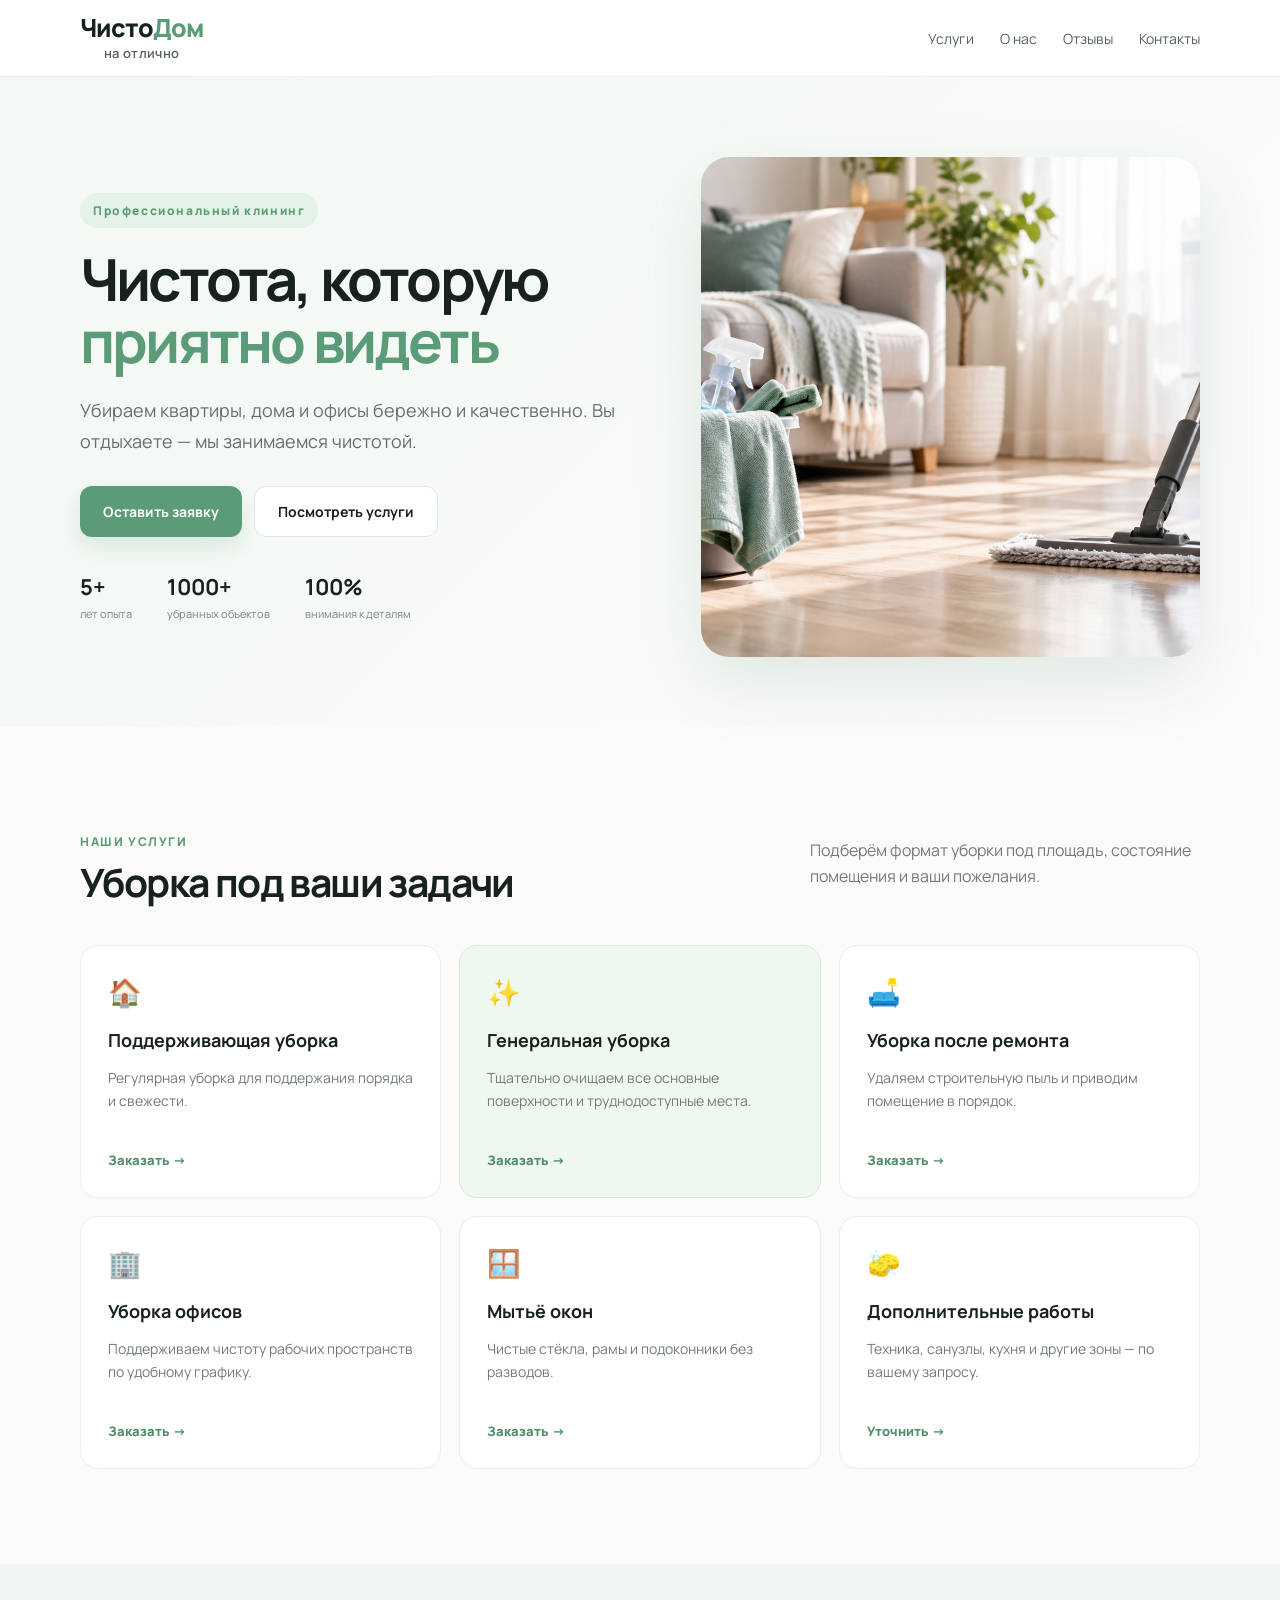
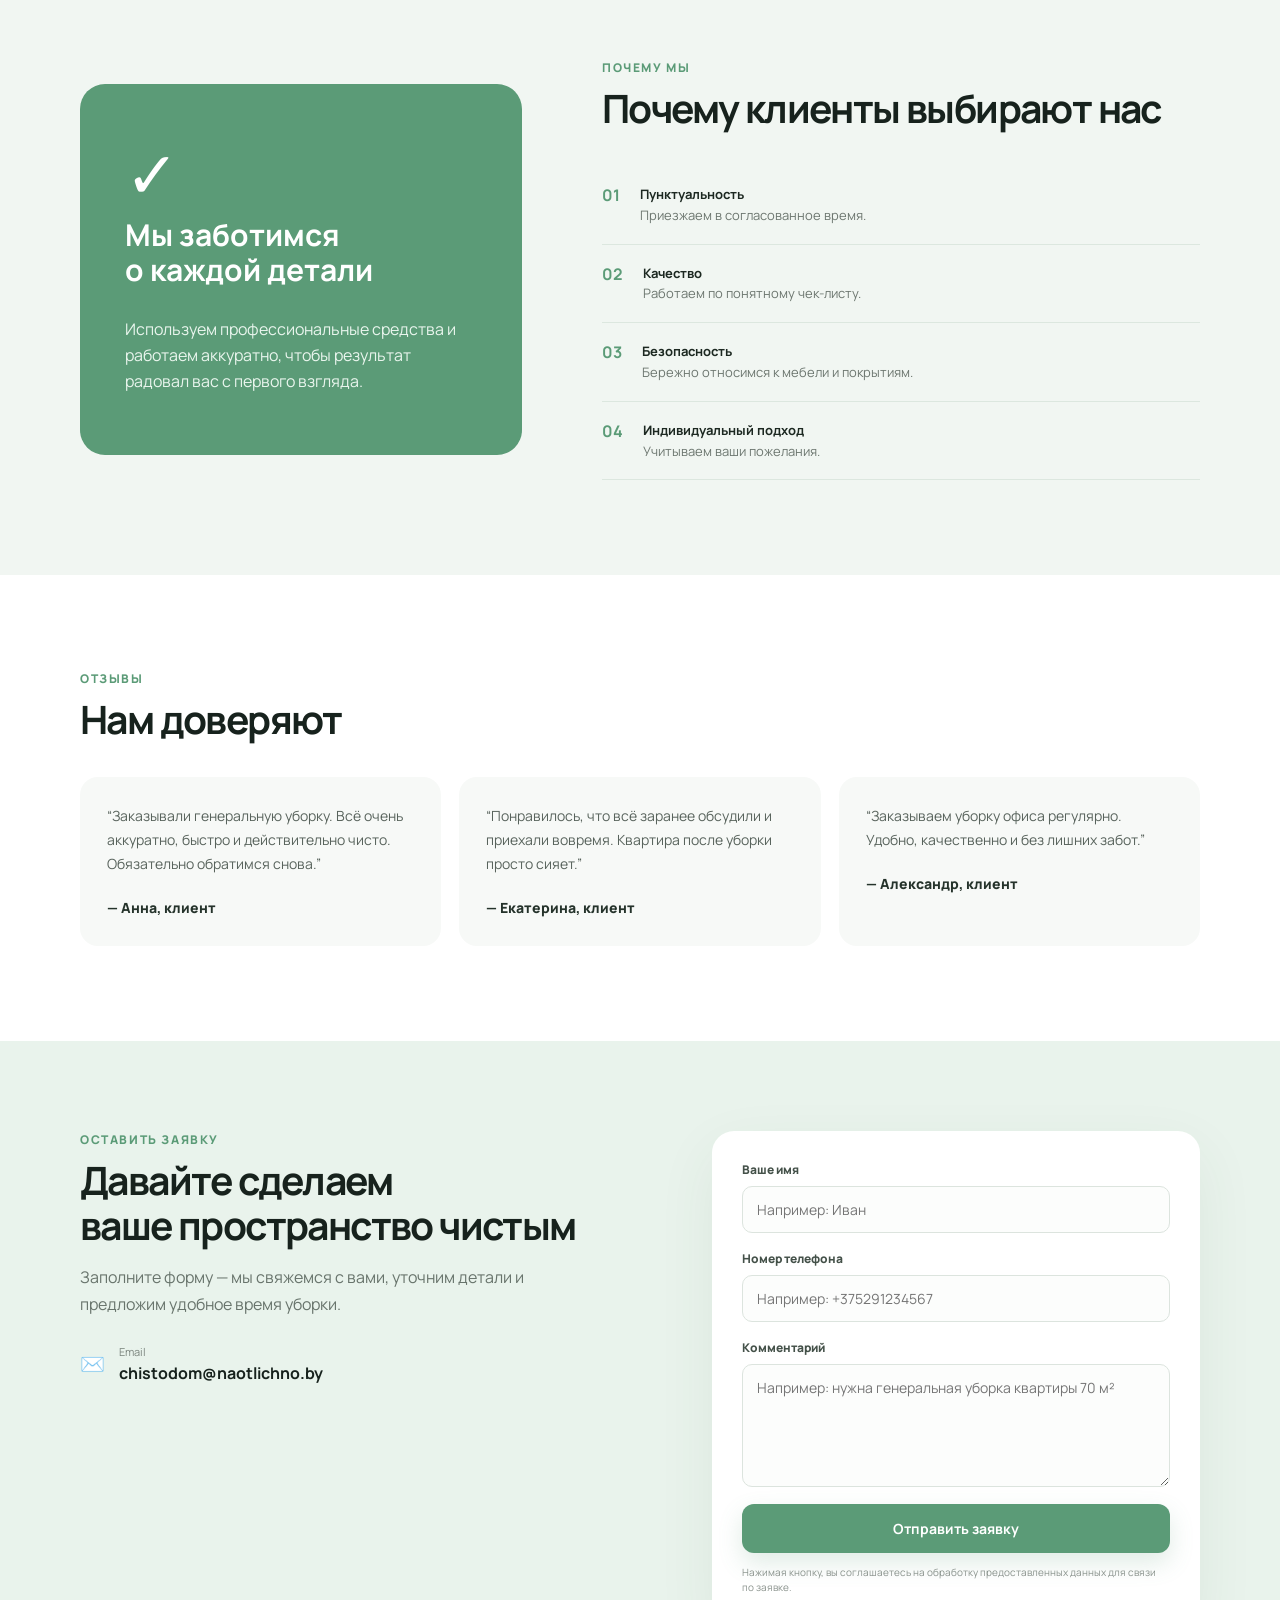
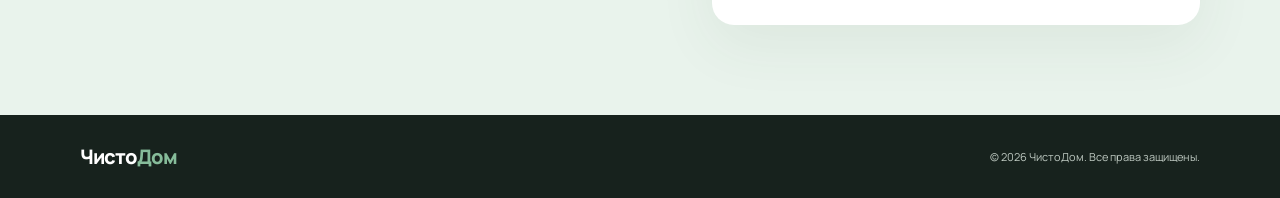
<file: index.html>
<!doctype html>
<html lang="ru">
<head>
  <meta charset="utf-8">
  <meta name="viewport" content="width=device-width, initial-scale=1">
  <title>ЧистоДом — профессиональный клининг</title>
  <meta name="description" content="Профессиональный клининг квартир, домов и офисов. Оставьте заявку — мы свяжемся с вами.">
  <link rel="preconnect" href="https://fonts.googleapis.com">
  <link rel="preconnect" href="https://fonts.gstatic.com" crossorigin>
  <link href="https://fonts.googleapis.com/css2?family=Manrope:wght@400;500;600;700;800&display=swap" rel="stylesheet">
  <link rel="stylesheet" href="styles.css?v=20261125-logo-center">
</head>
<body>
<header class="header">
  <div class="container nav">
    <a class="logo" href="#">Чисто<span>Дом</span><small class="logo-tagline">на отлично</small></a>
    <nav>
      <a href="#services">Услуги</a>
      <a href="#about">О нас</a>
      <a href="#reviews">Отзывы</a>
      <a href="#contact">Контакты</a>
    </nav>
  </div>
</header>

<main>
<section class="hero">
  <div class="container hero-grid">
    <div class="hero-copy">
      <div class="badge">Профессиональный клининг</div>
      <h1>Чистота, которую<br><span>приятно видеть</span></h1>
      <p>Убираем квартиры, дома и офисы бережно и качественно. Вы отдыхаете — мы занимаемся чистотой.</p>
      <div class="hero-actions">
        <a class="btn btn-primary" href="#contact">Оставить заявку</a>
        <a class="btn btn-light" href="#services">Посмотреть услуги</a>
      </div>
      <div class="stats">
        <div><b>5+</b><span>лет опыта</span></div>
        <div><b>1000+</b><span>убранных объектов</span></div>
        <div><b>100%</b><span>внимания к деталям</span></div>
      </div>
    </div>
    <div class="hero-card">
      <div class="clean-photo">
    
      </div>
    </div>
  </div>
</section>

<section id="services" class="section">
  <div class="container">
    <div class="section-head">
      <div><div class="eyebrow">НАШИ УСЛУГИ</div><h2>Уборка под ваши задачи</h2></div>
      <p>Подберём формат уборки под площадь, состояние помещения и ваши пожелания.</p>
    </div>
    <div class="cards">
      <article class="service-card"><div class="icon">🏠</div><h3>Поддерживающая уборка</h3><p>Регулярная уборка для поддержания порядка и свежести.</p><a href="#contact">Заказать →</a></article>
      <article class="service-card featured"><div class="icon">✨</div><h3>Генеральная уборка</h3><p>Тщательно очищаем все основные поверхности и труднодоступные места.</p><a href="#contact">Заказать →</a></article>
      <article class="service-card"><div class="icon">🛋️</div><h3>Уборка после ремонта</h3><p>Удаляем строительную пыль и приводим помещение в порядок.</p><a href="#contact">Заказать →</a></article>
      <article class="service-card"><div class="icon">🏢</div><h3>Уборка офисов</h3><p>Поддерживаем чистоту рабочих пространств по удобному графику.</p><a href="#contact">Заказать →</a></article>
      <article class="service-card"><div class="icon">🪟</div><h3>Мытьё окон</h3><p>Чистые стёкла, рамы и подоконники без разводов.</p><a href="#contact">Заказать →</a></article>
      <article class="service-card"><div class="icon">🧽</div><h3>Дополнительные работы</h3><p>Техника, санузлы, кухня и другие зоны — по вашему запросу.</p><a href="#contact">Уточнить →</a></article>
    </div>
  </div>
</section>

<section id="about" class="section about">
  <div class="container about-grid">
    <div class="about-box"><div class="big-check">✓</div><h3>Мы заботимся<br>о каждой детали</h3><p>Используем профессиональные средства и работаем аккуратно, чтобы результат радовал вас с первого взгляда.</p></div>
    <div>
      <div class="eyebrow">ПОЧЕМУ МЫ</div>
      <h2>Почему клиенты выбирают нас</h2>
      <div class="reasons">
        <div><b>01</b><span><strong>Пунктуальность</strong><br>Приезжаем в согласованное время.</span></div>
        <div><b>02</b><span><strong>Качество</strong><br>Работаем по понятному чек-листу.</span></div>
        <div><b>03</b><span><strong>Безопасность</strong><br>Бережно относимся к мебели и покрытиям.</span></div>
        <div><b>04</b><span><strong>Индивидуальный подход</strong><br>Учитываем ваши пожелания.</span></div>
      </div>
    </div>
  </div>
</section>

<section id="reviews" class="section reviews">
  <div class="container">
    <div class="eyebrow">ОТЗЫВЫ</div><h2>Нам доверяют</h2>
    <div class="review-grid">
      <blockquote>“Заказывали генеральную уборку. Всё очень аккуратно, быстро и действительно чисто. Обязательно обратимся снова.”<footer>— Анна, клиент</footer></blockquote>
      <blockquote>“Понравилось, что всё заранее обсудили и приехали вовремя. Квартира после уборки просто сияет.”<footer>— Екатерина, клиент</footer></blockquote>
      <blockquote>“Заказываем уборку офиса регулярно. Удобно, качественно и без лишних забот.”<footer>— Александр, клиент</footer></blockquote>
    </div>
  </div>
</section>

<section id="contact" class="contact-section">
  <div class="container contact-grid">
    <div>
      <div class="eyebrow">ОСТАВИТЬ ЗАЯВКУ</div>
      <h2>Давайте сделаем<br>ваше пространство чистым</h2>
      <p>Заполните форму — мы свяжемся с вами, уточним детали и предложим удобное время уборки.</p>
      <div class="contact-info"><span>✉️</span><div><small>Email</small><a href="mailto:chistodom@naotlichno.by">chistodom@naotlichno.by</a></div></div>
    </div>
    <form id="leadForm" class="form" action="https://formsubmit.co/marisha-pl@mail.ru" method="POST">
      <input type="hidden" name="_subject" value="Новая заявка на клининг">
      <input type="hidden" name="_captcha" value="false">
      <input type="hidden" name="_template" value="table">
      <input type="hidden" name="_next" value="https://marinaklincevic-stack.github.io/thanks.html">
      <label>Ваше имя<input name="name" type="text" placeholder="Например: Иван" required></label>
      <label>Номер телефона<input name="phone" type="tel" placeholder="Например: +375291234567" required></label>
      <label>Комментарий<textarea name="comment" rows="5" placeholder="Например: нужна генеральная уборка квартиры 70 м²"></textarea></label>
      <button class="btn btn-primary" type="submit">Отправить заявку</button>
      <small class="privacy">Нажимая кнопку, вы соглашаетесь на обработку предоставленных данных для связи по заявке.</small>
    </form>
  </div>
</section>
</main>

<footer class="footer"><div class="container footer-inner"><div class="logo">Чисто<span>Дом</span></div><div>© 2026 ЧистоДом. Все права защищены.</div></div></footer>
<script src="script.js"></script>
</body>
</html>
</file>
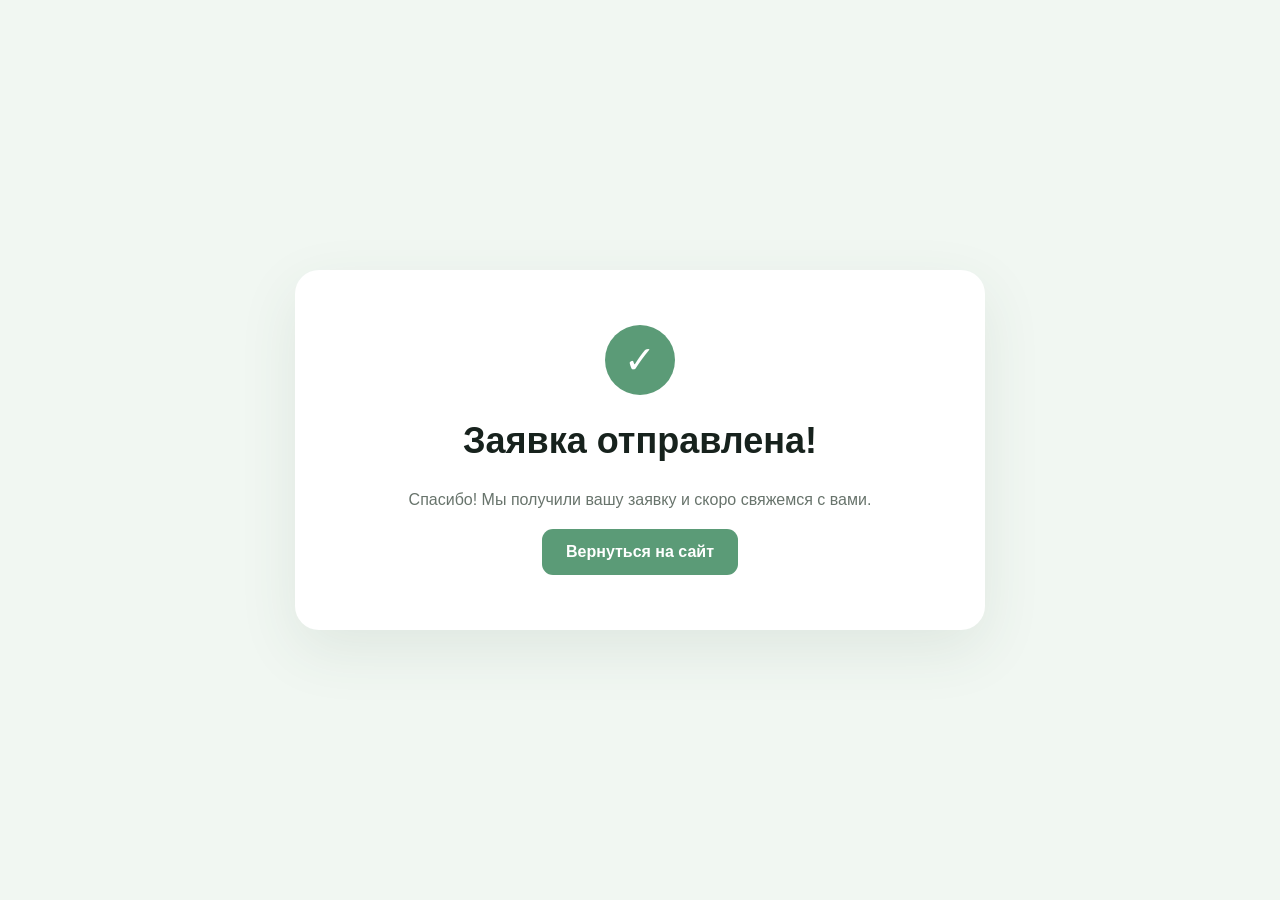
<file: thanks.html>
<!doctype html>
<html lang="ru">
<head>
<meta charset="utf-8">
<meta name="viewport" content="width=device-width, initial-scale=1">
<title>Заявка отправлена</title>
<style>
body {
  margin: 0;
  min-height: 100vh;
  display: grid;
  place-items: center;
  background: #f1f7f2;
  font-family: Arial, sans-serif;
  color: #17221d;
}
.box {
  width: min(620px, calc(100% - 30px));
  background: white;
  border-radius: 24px;
  padding: 55px 35px;
  text-align: center;
  box-shadow: 0 20px 60px #34563e18;
}
.check {
  width: 70px;
  height: 70px;
  border-radius: 50%;
  background: #5b9b77;
  color: white;
  display: grid;
  place-items: center;
  font-size: 38px;
  margin: 0 auto 25px;
}
h1 {
  font-size: 36px;
}
p {
  color: #68746c;
  line-height: 1.7;
}
.btn {
  display: inline-block;
  background: #5b9b77;
  color: white;
  padding: 14px 24px;
  border-radius: 11px;
  text-decoration: none;
  font-weight: bold;
}
</style>
</head>

<body>
<main class="box">
  <div class="check">✓</div>
  <h1>Заявка отправлена!</h1>
  <p>Спасибо! Мы получили вашу заявку и скоро свяжемся с вами.</p>
  <a class="btn" href="/">Вернуться на сайт</a>
</main>
</body>
</html>
</file>
<file: styles.css>
*{box-sizing:border-box}html{scroll-behavior:smooth}body{margin:0;font-family:Manrope,Arial,sans-serif;color:#17221d;background:#fbfcfa}a{text-decoration:none;color:inherit}.container{width:min(1120px,calc(100% - 40px));margin:auto}.header{background:#fff;border-bottom:1px solid #edf1ed;position:sticky;top:0;z-index:10}.nav{height:76px;display:flex;align-items:center;gap:35px}.logo{font-size:25px;font-weight:800;letter-spacing:-1px;margin-right:auto}.logo span{color:#5b9b77}.header .logo{line-height:1.1}.header .logo-tagline{display:block;margin-top:3px;font-size:13px;line-height:1.3;font-weight:600;letter-spacing:.4px;color:#536159;text-align:center}.nav nav{display:flex;gap:26px;font-size:14px;color:#536159}.phone{font-weight:700;font-size:14px}.hero{padding:80px 0 70px;background:linear-gradient(135deg,#f2f8f3,#fbfcfa)}.hero-grid{display:grid;grid-template-columns:1.05fr .95fr;gap:70px;align-items:center}.badge,.eyebrow{color:#5b9b77;font-size:12px;font-weight:800;letter-spacing:1.6px}.badge{display:inline-block;padding:9px 13px;background:#e4f2e8;border-radius:99px;margin-bottom:20px}.hero h1{font-size:58px;line-height:1.08;letter-spacing:-2.8px;margin:0 0 22px}.hero h1 span{color:#5b9b77}.hero-copy>p{font-size:18px;line-height:1.7;color:#647069;max-width:570px}.hero-actions{display:flex;gap:12px;margin:30px 0}.btn{display:inline-flex;justify-content:center;align-items:center;border:0;border-radius:12px;padding:15px 23px;font:700 14px Manrope;cursor:pointer}.btn-primary{background:#5b9b77;color:#fff;box-shadow:0 10px 25px #5b9b7730}.btn-light{background:#fff;border:1px solid #dfe7e1}.stats{display:flex;gap:35px;margin-top:35px}.stats div{display:flex;flex-direction:column}.stats b{font-size:22px}.stats span{font-size:11px;color:#7b867f;margin-top:4px}.clean-photo{height: 500px;
  border-radius: 28px;
  background: url("./clining.png") center center / cover no-repeat;
  position: relative;
  overflow: hidden;
  box-shadow: 0 25px 70px #47665322;}.photo-label{position:absolute;left:30px;bottom:30px;color:#173225;font-weight:800;font-size:22px;line-height:1.25;z-index:1}.section{padding:95px 0}.section-head{display:flex;justify-content:space-between;align-items:end;margin-bottom:40px}.section h2,.contact-section h2{font-size:39px;line-height:1.15;letter-spacing:-1.6px;margin:10px 0 0}.section-head p{max-width:390px;color:#727c75;line-height:1.6}.cards{display:grid;grid-template-columns:repeat(3,1fr);gap:18px}.service-card{background:#fff;border:1px solid #e9eee9;border-radius:18px;padding:27px;transition:.2s}.service-card:hover{transform:translateY(-3px);box-shadow:0 15px 35px #24352b0d}.service-card.featured{background:#eff7f1;border-color:#d6e9da}.icon{font-size:27px}.service-card h3{font-size:18px;margin:18px 0 10px}.service-card p{color:#727c75;font-size:14px;line-height:1.65;min-height:68px}.service-card a{color:#4f8d6a;font-weight:800;font-size:13px}.about{background:#f1f6f2}.about-grid{display:grid;grid-template-columns:.85fr 1.15fr;gap:80px;align-items:center}.about-box{background:#5b9b77;color:white;padding:45px;border-radius:25px;min-height:370px;display:flex;flex-direction:column;justify-content:end}.big-check{font-size:65px;margin-bottom:auto}.about-box h3{font-size:30px;line-height:1.15;margin:0 0 14px}.about-box p{line-height:1.6;color:#e9f5ed}.reasons{margin-top:35px}.reasons>div{display:flex;gap:20px;padding:18px 0;border-bottom:1px solid #dce7df}.reasons b{color:#5b9b77}.reasons span{font-size:13px;color:#6d7770;line-height:1.6}.reasons strong{color:#1c2821}.reviews{background:#fff}.review-grid{display:grid;grid-template-columns:repeat(3,1fr);gap:18px;margin-top:35px}.review-grid blockquote{margin:0;background:#f7f9f7;border-radius:18px;padding:27px;font-size:14px;line-height:1.7;color:#58635c}.review-grid footer{margin-top:20px;font-weight:800;color:#25332b}.contact-section{padding:90px 0;background:#e9f3ec}.contact-grid{display:grid;grid-template-columns:1fr .9fr;gap:90px;align-items:start}.contact-section p{color:#68746c;line-height:1.7;max-width:500px}.contact-info{display:flex;gap:14px;margin-top:25px;align-items:center}.contact-info span{font-size:20px}.contact-info small{display:block;color:#7b857e;font-size:11px;margin-bottom:3px}.contact-info a{font-weight:700}.form{background:#fff;padding:30px;border-radius:22px;box-shadow:0 20px 60px #34563e12}.form label{display:block;font-size:12px;font-weight:800;margin-bottom:17px;color:#445149}.form input,.form textarea{display:block;width:100%;margin-top:8px;border:1px solid #dce4de;border-radius:10px;padding:13px 14px;font:14px Manrope;outline:none;background:#fcfdfc}.form input:focus,.form textarea:focus{border-color:#78aa8c}.form textarea{resize:vertical}.form .btn{width:100%}.privacy{display:block;color:#89928c;font-size:10px;line-height:1.5;margin-top:12px}.form-message{font-size:13px;margin:12px 0 0}.footer{padding:28px 0;background:#17221d;color:#bdc8c0;font-size:11px}.footer-inner{display:flex;justify-content:space-between;align-items:center}.footer .logo{color:white;font-size:20px}.footer .logo span{color:#86bc9a}@media(max-width:850px){.nav nav{display:none}.hero-grid,.about-grid,.contact-grid{grid-template-columns:1fr;gap:40px}.hero h1{font-size:45px}.clean-photo{height:360px}.cards,.review-grid{grid-template-columns:1fr 1fr}.section-head{display:block}.section-head p{margin-top:20px}.contact-grid{gap:20px}}@media(max-width:560px){.container{width:min(100% - 28px,1120px)}.phone{display:none}.hero{padding:55px 0}.hero h1{font-size:39px}.hero-actions{flex-direction:column}.stats{gap:18px}.cards,.review-grid{grid-template-columns:1fr}.section{padding:65px 0}.section h2,.contact-section h2{font-size:31px}.footer-inner{display:block}.footer-inner>div:last-child{margin-top:12px}}
</file>
